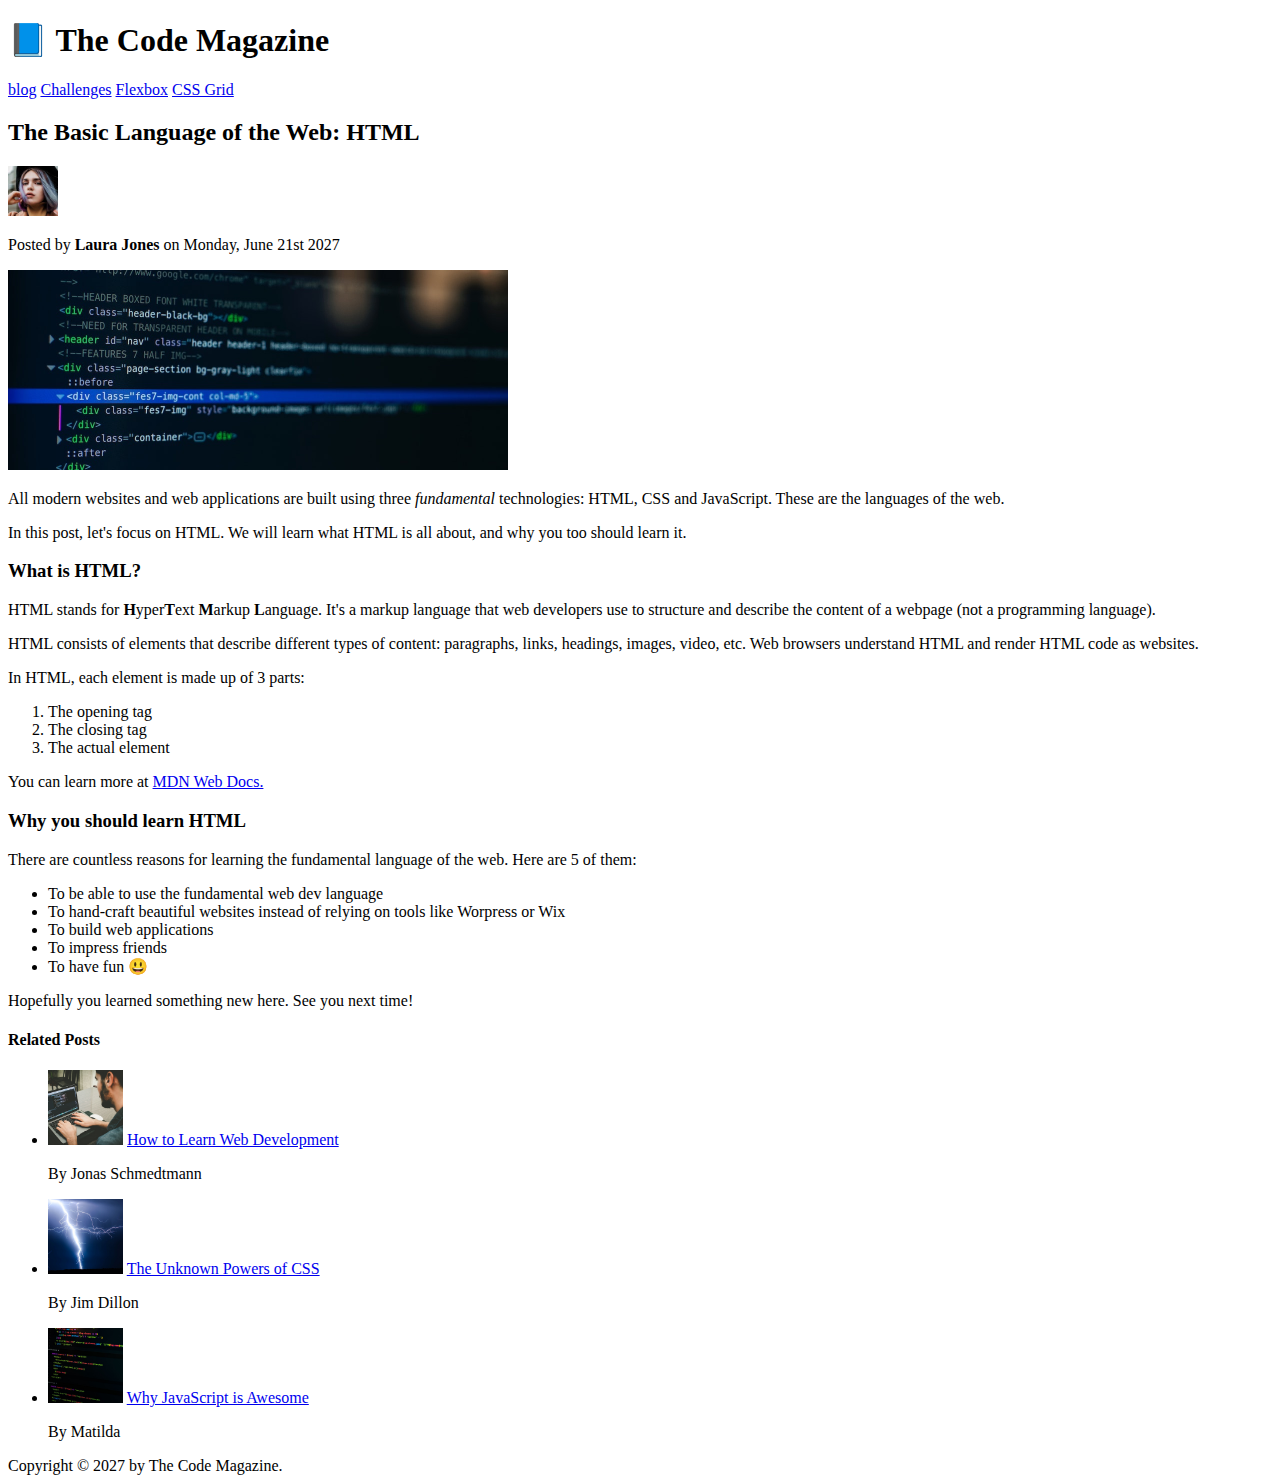
<file: starter/02-HTML-Fundamentals/index.html>
<!DOCTYPE html>
<html lang="en">
  <head>
    <meta charset="UTF-8" />
    <title>The Basic Language of the Web: HTML</title>
  </head>
  <body>
    <!--
    <h1>The Basic Language of the Web: HTML</h1>
    <h2>The Basic Language of the Web: HTML</h2>
    <h3>The Basic Language of the Web: HTML</h3>
    <h4>The Basic Language of the Web: HTML</h4>
    <h5>The Basic Language of the Web: HTML</h5>
    <h6>The Basic Language of the Web: HTML</h6>
      -->

    <header>
      <h1>📘 The Code Magazine</h1>

      <nav>
        <a href="blog.html">blog</a>
        <a href="#">Challenges</a>
        <a href="#">Flexbox</a>
        <a href="#">CSS Grid</a>
      </nav>
    </header>

    <article>
      <header>
        <h2>The Basic Language of the Web: HTML</h2>
        <img
          src="img/laura-jones.jpg"
          alt="Head of Lauran jones"
          width="50"
          height="50"
        />
        <p>Posted by <strong>Laura Jones</strong> on Monday, June 21st 2027</p>

        <img
          src="img/post-img.jpg"
          alt="HTML code on a screen"
          width="500"
          height="200"
        />
      </header>

      <p>
        All modern websites and web applications are built using three
        <em>fundamental</em>
        technologies: HTML, CSS and JavaScript. These are the languages of the
        web.
      </p>

      <p>
        In this post, let's focus on HTML. We will learn what HTML is all about,
        and why you too should learn it.
      </p>

      <h3>What is HTML?</h3>
      <p>
        HTML stands for <strong>H</strong>yper<strong>T</strong>ext
        <strong>M</strong>arkup <strong>L</strong>anguage. It's a markup
        language that web developers use to structure and describe the content
        of a webpage (not a programming language).
      </p>
      <p>
        HTML consists of elements that describe different types of content:
        paragraphs, links, headings, images, video, etc. Web browsers understand
        HTML and render HTML code as websites.
      </p>
      <p>In HTML, each element is made up of 3 parts:</p>

      <ol>
        <li>The opening tag</li>
        <li>The closing tag</li>
        <li>The actual element</li>
      </ol>

      <p>
        You can learn more at
        <a
          href="https://developer.mozilla.org/en-US/docs/Web/HTML"
          target="_blank"
          >MDN Web Docs.</a
        >
      </p>

      <h3>Why you should learn HTML</h3>

      <p>
        There are countless reasons for learning the fundamental language of the
        web. Here are 5 of them:
      </p>

      <ul>
        <li>To be able to use the fundamental web dev language</li>
        <li>
          To hand-craft beautiful websites instead of relying on tools like
          Worpress or Wix
        </li>
        <li>To build web applications</li>
        <li>To impress friends</li>
        <li>To have fun 😃</li>
      </ul>

      <p>Hopefully you learned something new here. See you next time!</p>
    </article>

    <aside>
      <h4>Related Posts</h4>
      <ul>
        <li>
          <img
            src="img/related-1.jpg"
            alt="Person programming"
            width="75"
            height="75"
          />
          <a href="#">How to Learn Web Development</a>
          <p>By Jonas Schmedtmann</p>
        </li>
        <li>
          <img src="img/related-2.jpg" alt="Lightning" width="75" height="75" />
          <a href="#">The Unknown Powers of CSS</a>
          <p>By Jim Dillon</p>
        </li>
        <li>
          <img
            src="img/related-3.jpg"
            alt="Javascript code"
            width="75"
            height="75"
          />
          <a href="#">Why JavaScript is Awesome</a>
          <p>By Matilda</p>
        </li>
      </ul>
    </aside>

    <footer>Copyright &copy; 2027 by The Code Magazine.</footer>
  </body>
</html>
</file>
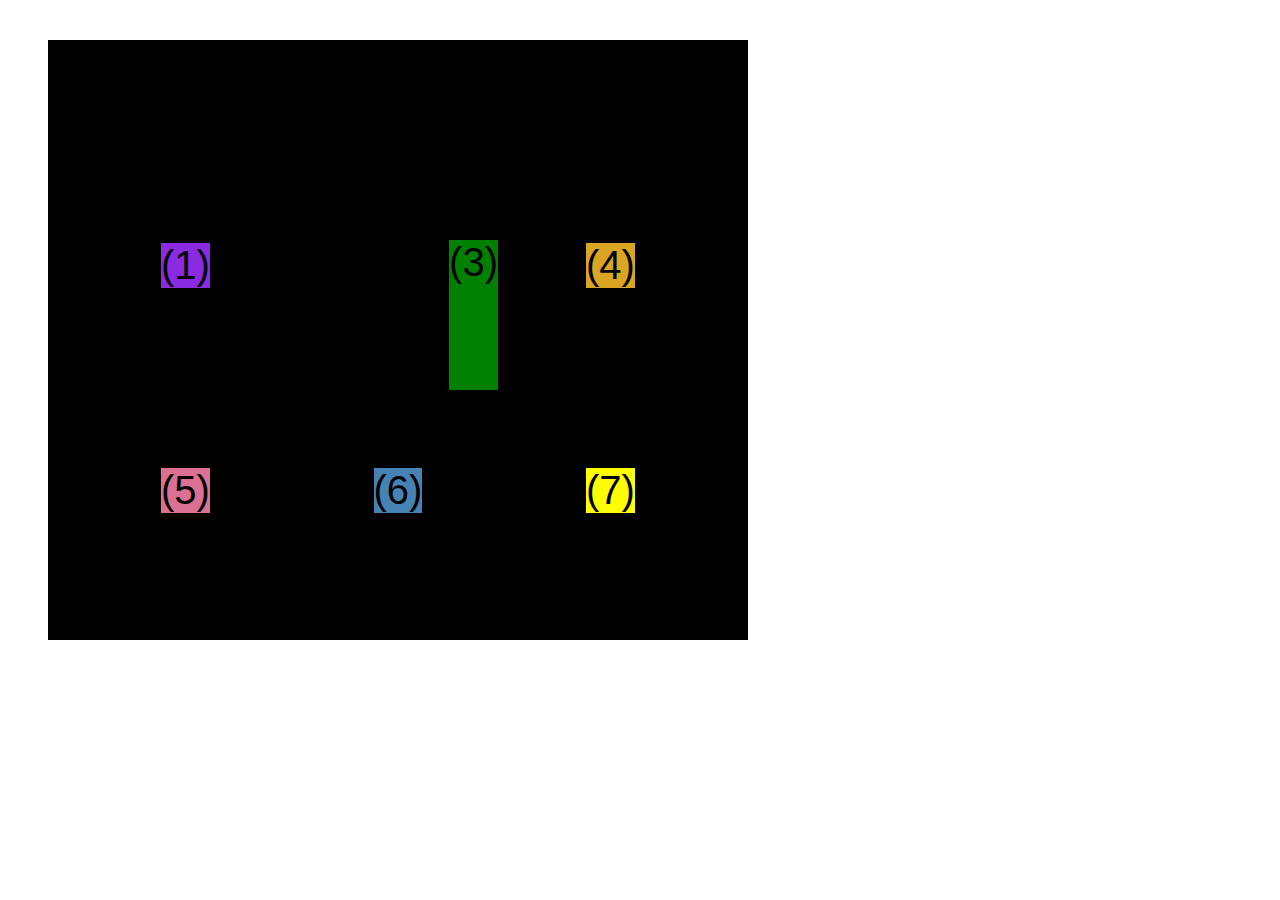
<file: starter/04-CSS-Layouts/css-grid.html>
<!DOCTYPE html>
<html lang="en">
  <head>
    <meta charset="UTF-8" />
    <meta http-equiv="X-UA-Compatible" content="IE=edge" />
    <meta name="viewport" content="width=device-width, initial-scale=1.0" />
    <title>CSS Grid</title>
    <style>
      .el--1 {
        background-color: blueviolet;
      }
      .el--2 {
        background-color: orangered;
      }
      .el--3 {
        background-color: green;
        height: 150px;
      }
      .el--4 {
        background-color: goldenrod;
      }
      .el--5 {
        background-color: palevioletred;
      }
      .el--6 {
        background-color: steelblue;
      }
      .el--7 {
        background-color: yellow;
      }
      .el--8 {
        background-color: crimson;
      }

      .container--1 {
        /* STARTER */
        font-family: sans-serif;
        background-color: #ddd;
        font-size: 30px;
        margin: 40px;

        /* CSS GRID */
        display: grid;
        /* Columns are width and rows are heights */
        /* grid-template-columns: 200px 200px 1fr 1fr; */
        /* grid-template-rows: 300px 200px; */
        /* grid-template-columns: 1fr 1fr 1fr auto; */
        grid-template-columns: repeat(4, 1fr);
        grid-template-rows: 1fr 1fr;
        /* height: 500px; */

        /* gap: 30px; */
        column-gap: 20px;
        row-gap: 40px;

        /* TEMPORARY */
        display: none;
      }

      .el--8 {
        grid-column: 2/3;
        /* grid-row: 1/ span 2; */
        grid-row: 1/2;
      }

      .el--2 {
        /* grid-column:1/4 */
        /* grid-column: 1 / span 4; */
        grid-column: 1/-1;
        grid-row: 2;
      }

      .container--2 {
        /* STARTER */
        font-family: sans-serif;
        background-color: black;
        font-size: 40px;
        margin: 40px;

        width: 700px;
        height: 600px;

        /* CSS GRID */
        display: grid;
        grid-template-columns: 125px 200px 125px;
        grid-template-rows: 250px 100px;
        gap: 50px;

        /* Aligning tracks inside container:;
        distribute empty space */
        justify-content: center;
        /* justify-content: space-between; */
        align-content: center;

        /* Aligning items INSIDE cells:moving items
        around inside cells */
        align-items: center;
        justify-items: center;
      }

      .el--3 {
        align-self: end;
        justify-self: end;
      }
    </style>
  </head>
  <body>
    <div class="container--1">
      <div class="el el--1">(1) HTML</div>
      <div class="el el--2">(2) and</div>
      <div class="el el--3">(3) CSS</div>
      <div class="el el--4">(4) are</div>
      <div class="el el--5">(5) amazing</div>
      <div class="el el--6">(6) languages</div>
      <div class="el el--7">(7) to</div>
      <div class="el el--8">(8) learn</div>
    </div>

    <div class="container--2">
      <div class="el el--1">(1)</div>
      <div class="el el--3">(3)</div>
      <div class="el el--4">(4)</div>
      <div class="el el--5">(5)</div>
      <div class="el el--6">(6)</div>
      <div class="el el--7">(7)</div>
    </div>
  </body>
</html>
</file>
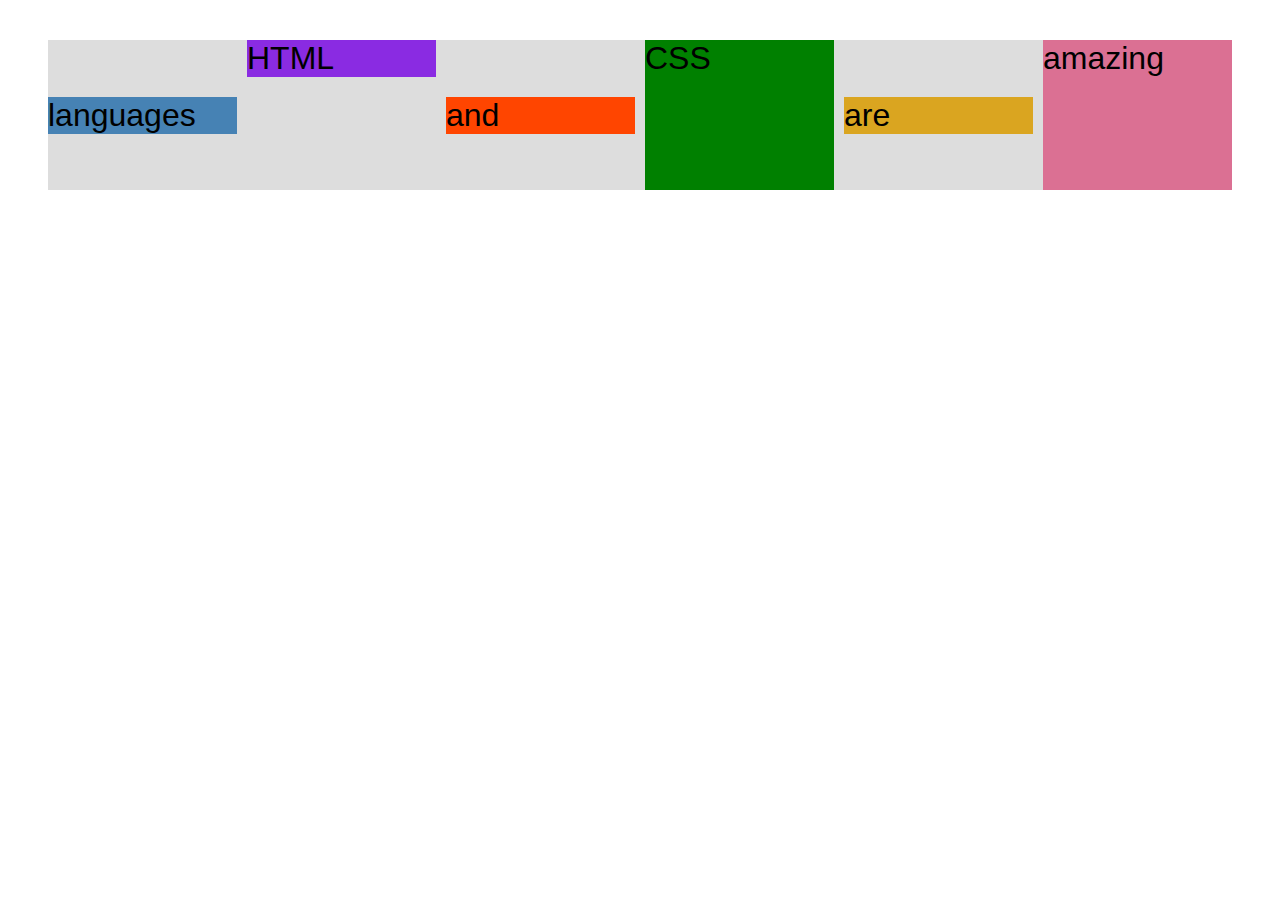
<file: starter/04-CSS-Layouts/flexbox.html>
<!DOCTYPE html>
<html lang="en">
  <head>
    <meta charset="UTF-8" />
    <meta http-equiv="X-UA-Compatible" content="IE=edge" />
    <meta name="viewport" content="width=device-width, initial-scale=1.0" />
    <title>Flexbox</title>
    <style>
      .el--1 {
        background-color: blueviolet;
      }
      .el--2 {
        background-color: orangered;
      }
      .el--3 {
        background-color: green;
        height: 150px;
      }
      .el--4 {
        background-color: goldenrod;
      }
      .el--5 {
        background-color: palevioletred;
      }
      .el--6 {
        background-color: steelblue;
      }
      .el--7 {
        background-color: yellow;
      }
      .el--8 {
        background-color: crimson;
      }

      .container {
        /* STARTER */
        font-family: sans-serif;
        background-color: #ddd;
        font-size: 32px;
        margin: 40px;

        /* FLEXBOX */
        display: flex;
        align-items: center;
        justify-content: center;
        gap: 10px;
      }
      .el {
        /* DEFAULTS
        flex-grow: 0;
        flex-shrink: 1;
        flex-basis: auto; */

        /* flex-basis: 200px;
        flex-shrink: 0; */
        /* flex: 0 0 200px; */

        /* flex-grow: 1; */
        flex: 1;
      }
      .el--1 {
        align-self: flex-start;
        /* order: 2; */
        /* flex-grow: 1; */
      }
      .el--5 {
        align-self: stretch;
        order: 1;
      }
      .el--6 {
        order: -1;
      }
    </style>
  </head>
  <body>
    <div class="container">
      <div class="el el--1">HTML</div>
      <div class="el el--2">and</div>
      <div class="el el--3">CSS</div>
      <div class="el el--4">are</div>
      <div class="el el--5">amazing</div>
      <div class="el el--6">languages</div>
      <!-- <div class="el el--7">to</div>
      <div class="el el--8">learn</div> -->
    </div>
  </body>
</html>
</file>
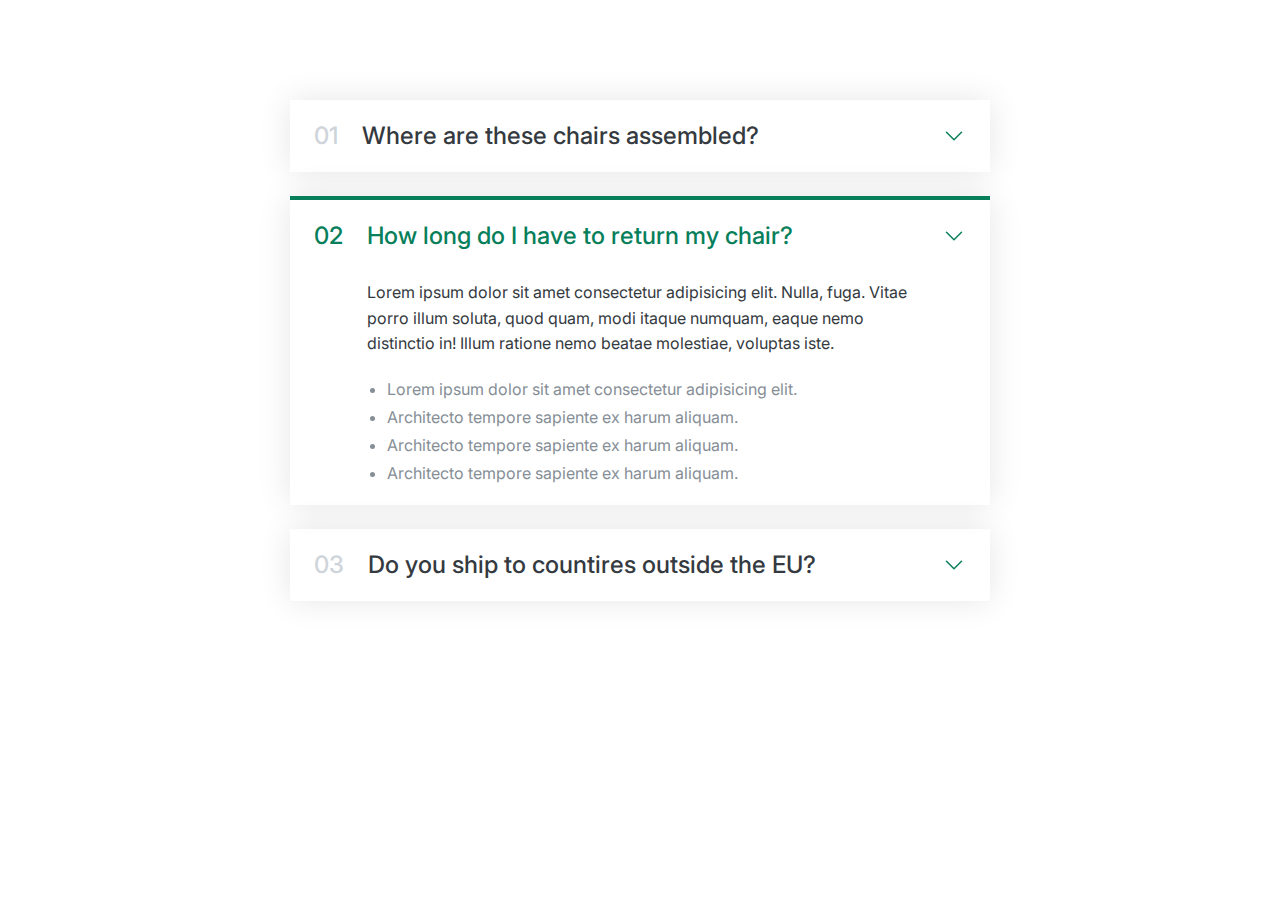
<file: starter/06-Components/01-accordion.html>
<!DOCTYPE html>
<html lang="en">
  <head>
    <meta charset="UTF-8" />
    <meta name="viewport" content="width=device-width, initial-scale=1.0" />
    <link
      href="https://fonts.googleapis.com/css2?family=Inter:wght@400;500;700&display=swap"
      rel="stylesheet"
    />
    <title>Accordion Component</title>
    <style>
      /*
              SPACING SYSTEM (px)
              2 / 4 / 8 / 12 / 16 / 24 / 32 / 48 / 64 / 80 / 96 / 128

              FONT SIZE SYSTEM (px)
              10 / 12 / 14 / 16 / 18 / 20 / 24 / 30 / 36 / 44 / 52 / 62 / 74 / 86 / 98
              */

      /*
              MAIN COLOR: #087f5b
              GREY COLOR: #343a40
              */

      * {
        margin: 0;
        padding: 0;
        box-sizing: border-box;
      }

      /* ------------------------ */
      /* GENERAL STYLES */
      /* ------------------------ */
      body {
        font-family: "Inter", sans-serif;
        color: #343a40;
        line-height: 1;
      }

      .accordion {
        width: 700px;
        margin: 100px auto;
        display: flex;
        flex-direction: column;
        gap: 24px;
      }

      .item {
        box-shadow: 0 0 32px rgba(0, 0, 0, 0.1);
        padding: 24px;
        display: grid;
        grid-template-columns: auto 1fr auto;
        column-gap: 24px;
        row-gap: 32px;
        align-items: center;
      }
      .number,
      .text {
        font-size: 24px;
        font-weight: 500;
        /* color: #087f5b; */
      }

      .number {
        color: #ced4da;
      }

      .icon {
        width: 24px;
        height: 24px;
        color: #087f5b;
      }
      .hidden-box {
        grid-column: 2;
        display: none;
      }

      .hidden-box p {
        line-height: 1.6;
        margin-bottom: 24px;
      }
      .hidden-box ul {
        color: #868e96;
        margin-left: 20px;
        display: flex;
        flex-direction: column;
        gap: 12px;
      }

      .open {
        border-top: 4px solid #087f5b;
      }

      .open .hidden-box {
        display: block;
      }

      .open .number,
      .open .text {
        color: #087f5b;
      }
    </style>
  </head>
  <body>
    <div class="accordion">
      <div class="item">
        <p class="number">01</p>
        <p class="text">Where are these chairs assembled?</p>
        <svg
          xmlns="http://www.w3.org/2000/svg"
          fill="none"
          viewBox="0 0 24 24"
          stroke-width="1.5"
          stroke="currentColor"
          class="icon"
        >
          <path
            stroke-linecap="round"
            stroke-linejoin="round"
            d="m19.5 8.25-7.5 7.5-7.5-7.5"
          />
        </svg>
        <div class="hidden-box">
          <p>
            Lorem ipsum dolor sit amet consectetur adipisicing elit. Nulla,
            fuga. Vitae porro illum soluta, quod quam, modi itaque numquam,
            eaque nemo distinctio in! Illum ratione nemo beatae molestiae,
            voluptas iste.
          </p>
          <ul>
            <li>Lorem ipsum dolor sit amet consectetur adipisicing elit.</li>
            <li>Architecto tempore sapiente ex harum aliquam.</li>
            <li>Architecto tempore sapiente ex harum aliquam.</li>
            <li>Architecto tempore sapiente ex harum aliquam.</li>
          </ul>
        </div>
      </div>

      <div class="item open">
        <p class="number">02</p>
        <p class="text">How long do I have to return my chair?</p>
        <svg
          xmlns="http://www.w3.org/2000/svg"
          fill="none"
          viewBox="0 0 24 24"
          stroke-width="1.5"
          stroke="currentColor"
          class="icon"
        >
          <path
            stroke-linecap="round"
            stroke-linejoin="round"
            d="m19.5 8.25-7.5 7.5-7.5-7.5"
          />
        </svg>
        <div class="hidden-box">
          <p>
            Lorem ipsum dolor sit amet consectetur adipisicing elit. Nulla,
            fuga. Vitae porro illum soluta, quod quam, modi itaque numquam,
            eaque nemo distinctio in! Illum ratione nemo beatae molestiae,
            voluptas iste.
          </p>
          <ul>
            <li>Lorem ipsum dolor sit amet consectetur adipisicing elit.</li>
            <li>Architecto tempore sapiente ex harum aliquam.</li>
            <li>Architecto tempore sapiente ex harum aliquam.</li>
            <li>Architecto tempore sapiente ex harum aliquam.</li>
          </ul>
        </div>
      </div>

      <div class="item">
        <p class="number">03</p>
        <p class="text">Do you ship to countires outside the EU?</p>
        <svg
          xmlns="http://www.w3.org/2000/svg"
          fill="none"
          viewBox="0 0 24 24"
          stroke-width="1.5"
          stroke="currentColor"
          class="icon"
        >
          <path
            stroke-linecap="round"
            stroke-linejoin="round"
            d="m19.5 8.25-7.5 7.5-7.5-7.5"
          />
        </svg>
        <div class="hidden-box">
          <p>
            Lorem ipsum dolor sit amet consectetur adipisicing elit. Nulla,
            fuga. Vitae porro illum soluta, quod quam, modi itaque numquam,
            eaque nemo distinctio in! Illum ratione nemo beatae molestiae,
            voluptas iste.
          </p>
          <ul>
            <li>Lorem ipsum dolor sit amet consectetur adipisicing elit.</li>
            <li>Architecto tempore sapiente ex harum aliquam.</li>
            <li>Architecto tempore sapiente ex harum aliquam.</li>
            <li>Architecto tempore sapiente ex harum aliquam.</li>
          </ul>
        </div>
      </div>
    </div>
  </body>
</html>
</file>
